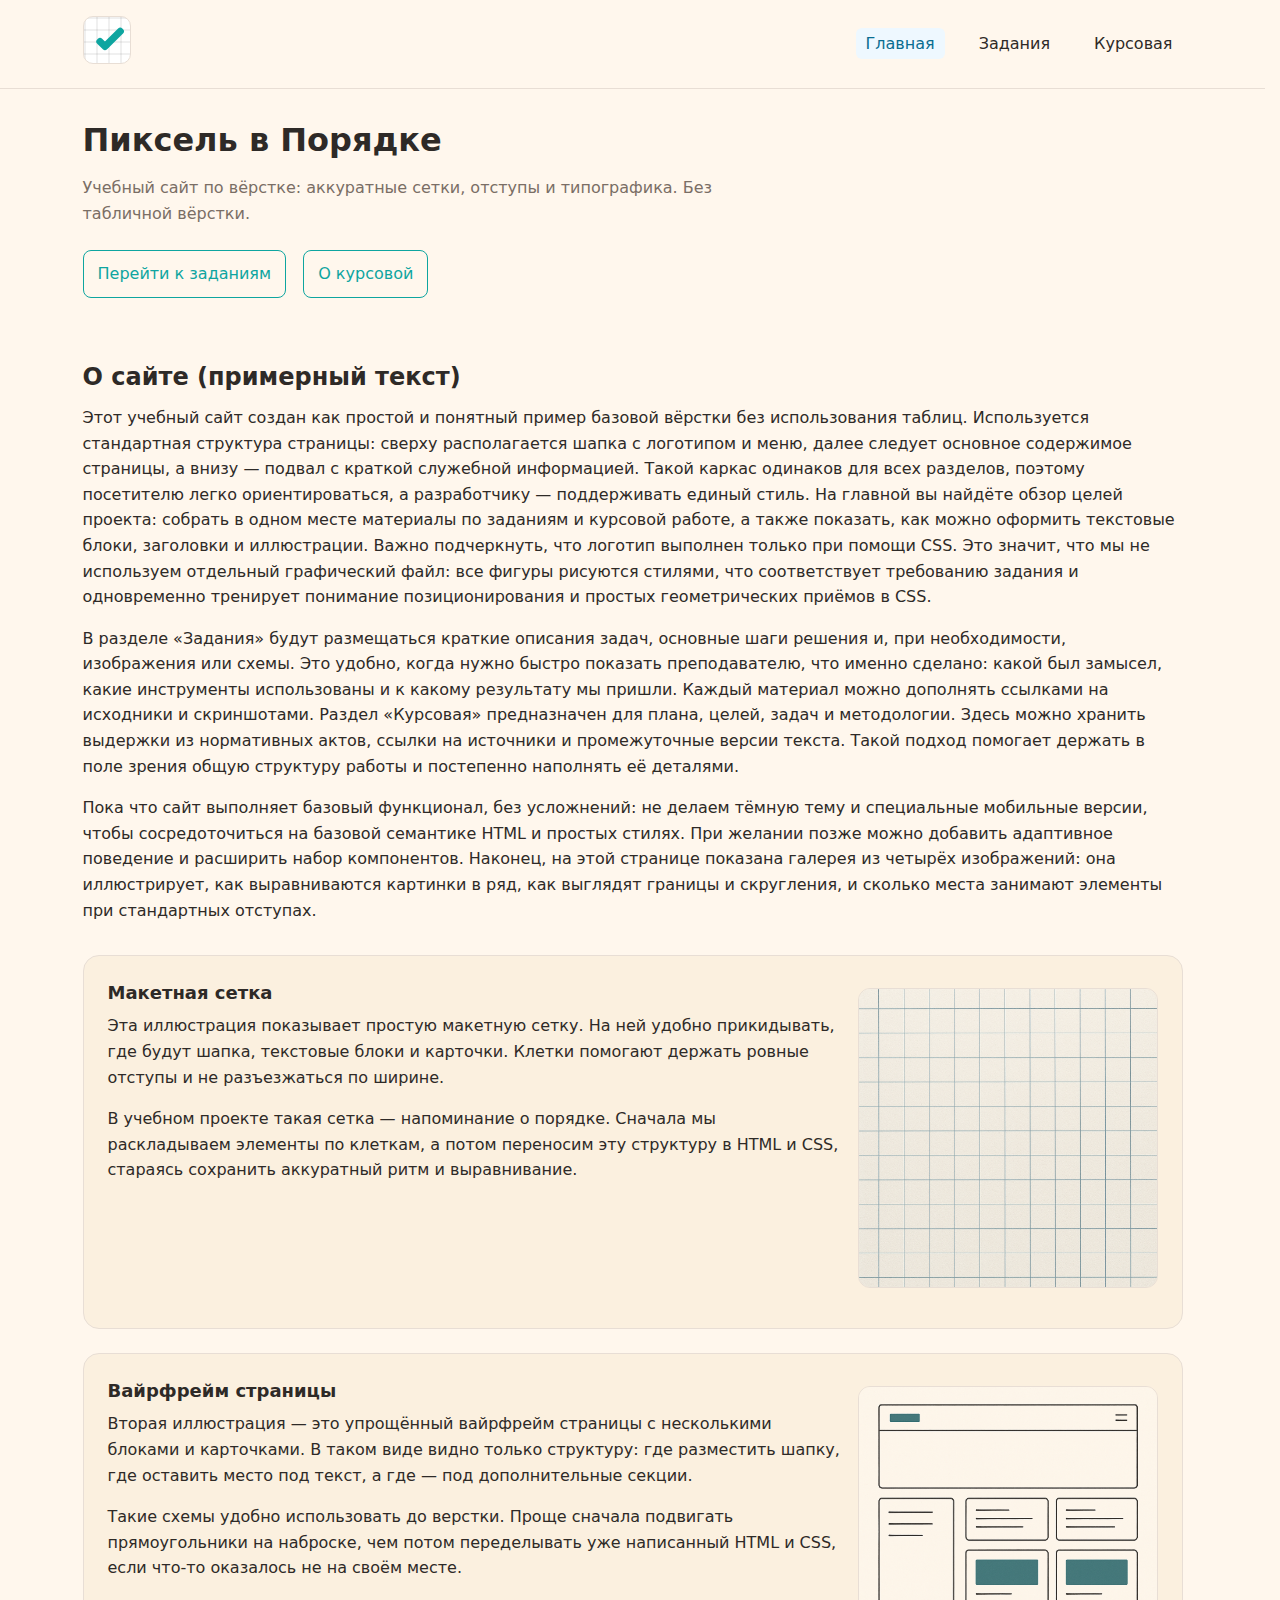
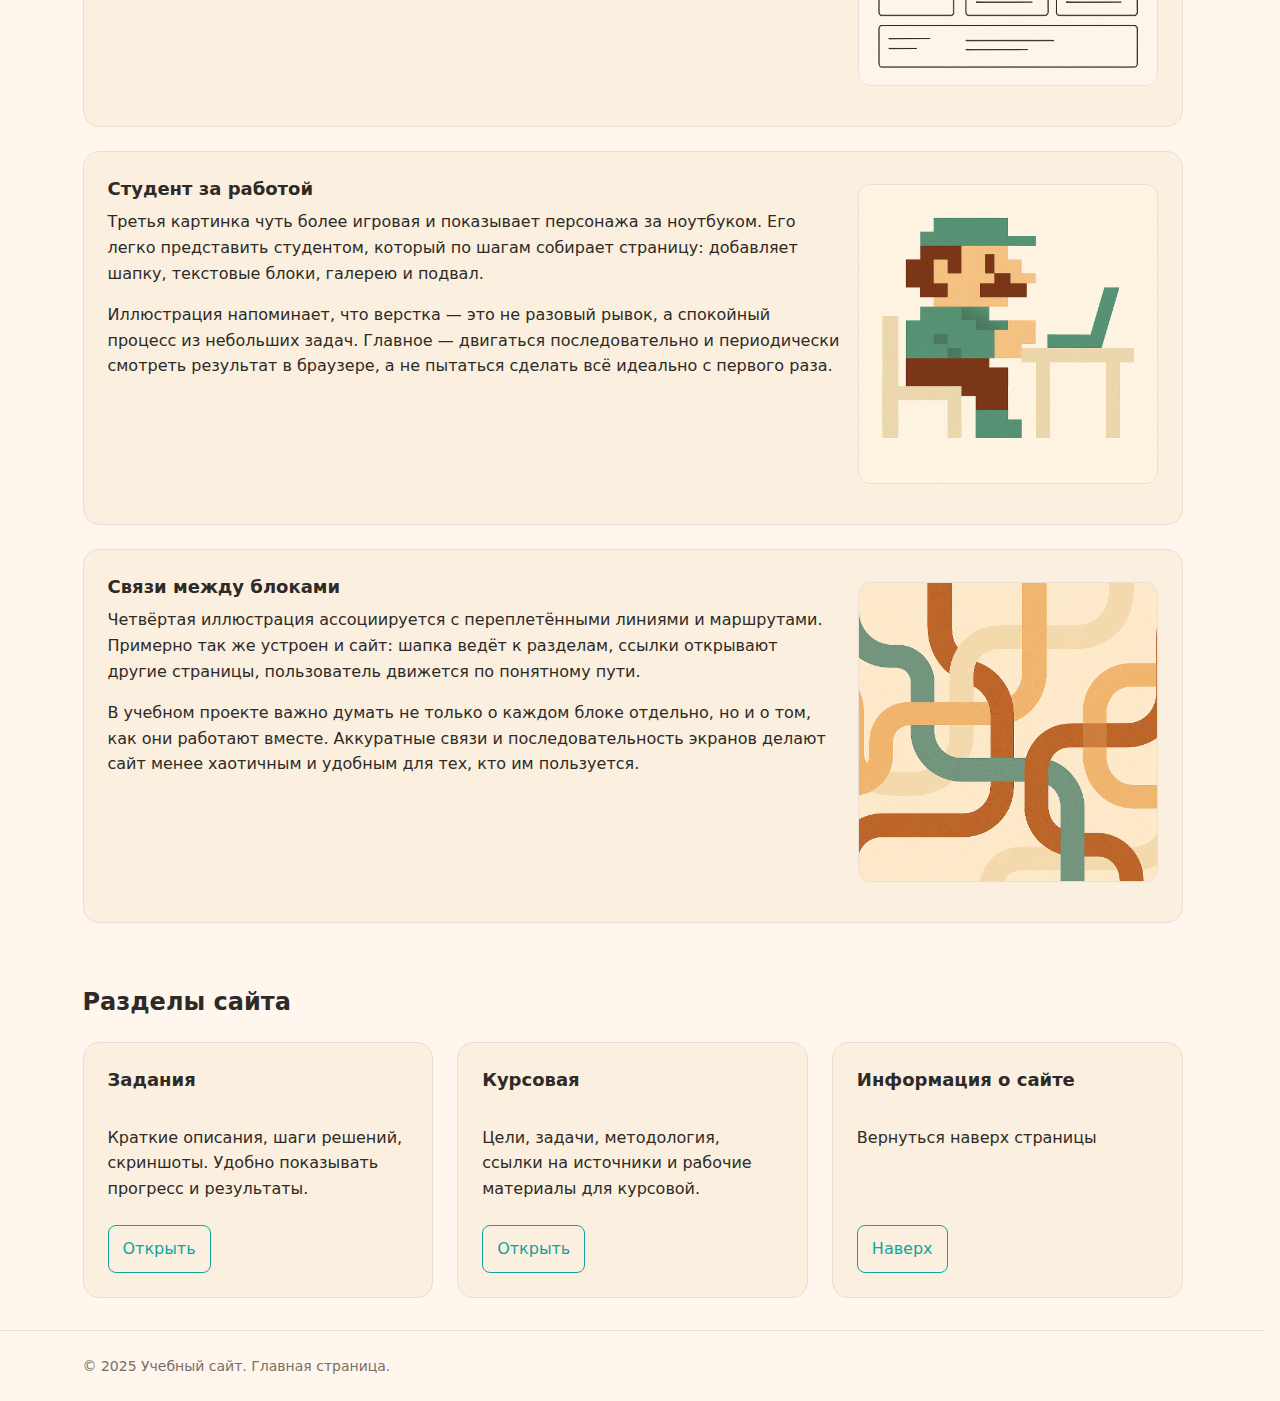
<file: index.html>
<!doctype html>
<html lang="ru">
<head>
  <meta charset="utf-8">
  <title>Пиксель в Порядке — учебный сайт по вёрстке</title>
  <!-- Адаптация под мобильные: ширина = ширине экрана, масштаб 1 -->
  <meta name="viewport" content="width=device-width, initial-scale=1"> 
  <!-- Краткое описание страницы для поисковиков -->
  <meta name="description" content="Учебный сайт: главная страница, задания и курсовая работа.">
  <!-- Подключаем базовые стили (сетка, контейнер, типографика) -->
  <link rel="stylesheet" href="base.css">
  <!-- Подключаем стили компонентов (кнопки, карточки, хедер и т.п.) -->
  <link rel="stylesheet" href="components.css">
</head>
<body>

<!-- Шапка сайта: логотип + меню -->
<header class="site-header">
  <!-- Контейнер для выравнивания по центру и ограничения ширины -->
  <div class="container site-header__bar">
     <!-- Ссылка на главную через логотип, логотип рисуется в CSS -->
    <a href="index.html" aria-label="На главную">
      <!-- Сам логотип, декоративный элемент -->
      <span class="logo" aria-hidden="true"></span></a>
      <!-- Основная навигация по сайту -->
    <nav aria-label="Главное меню">
      <ul class="nav__list">
        <!-- Активная страница. aria-current говорит, что это текущая -->
        <li><a class="nav__link" href="index.html" aria-current="page">Главная</a></li>
        <!-- Ссылка на раздел с заданиями -->
        <li><a class="nav__link" href="assignments_index.html">Задания</a></li>
        <!-- Ссылка на раздел с курсовой -->
        <li><a class="nav__link" href="coursework_index.html">Курсовая</a></li>
      </ul>
    </nav>
  </div>
</header>


<!-- Основное содержимое страницы -->
<main>
  <!-- Первый экран / герой-блок -->
  <section class="hero">
    <div class="container">
      <!-- Главный заголовок страницы -->
      <h1 class="hero__title">Пиксель в Порядке</h1>
      <!-- Краткое описание, что это за сайт -->
      <p class="hero__text">Учебный сайт по вёрстке: аккуратные сетки, отступы и типографика. Без табличной вёрстки.</p>
      <!-- Блок с кнопками -->
      <div class="mt-6">
        <!-- Кнопка-ссылка на задания -->
        <a class="btn" href="assignments_index.html">Перейти к заданиям</a>
        <!-- Вторая кнопка, чуть сдвинута влево инлайновым стилем -->
        <a class="btn" href="coursework_index.html" style="margin-left:12px;">О курсовой</a>
      </div>
    </div>
  </section>

  <!-- Секция с описанием сайта -->
  <section class="section">
    <div class="container">
      <!-- Заголовок секции второго уровня -->
      <h2>О сайте (примерный текст)</h2>
      <!-- Первый абзац с объяснением структуры сайта -->
      <p>
        Этот учебный сайт создан как простой и понятный пример базовой вёрстки без использования таблиц.
        Используется стандартная структура страницы: сверху располагается шапка с логотипом и меню, далее следует основное
        содержимое страницы, а внизу — подвал с краткой служебной информацией. Такой каркас одинаков для всех разделов, поэтому
        посетителю легко ориентироваться, а разработчику — поддерживать единый стиль. На главной вы найдёте обзор целей проекта:
        собрать в одном месте материалы по заданиям и курсовой работе, а также показать, как можно оформить текстовые блоки,
        заголовки и иллюстрации. Важно подчеркнуть, что логотип выполнен только при помощи CSS. Это значит, что мы не используем
        отдельный графический файл: все фигуры рисуются стилями, что соответствует требованию задания и одновременно тренирует
        понимание позиционирования и простых геометрических приёмов в CSS.
      </p>
      <!-- Второй абзац: про раздел "Задания" и "Курсовая" -->
      <p>
        В разделе «Задания» будут размещаться краткие описания задач, основные шаги решения и, при необходимости, изображения или
        схемы. Это удобно, когда нужно быстро показать преподавателю, что именно сделано: какой был замысел, какие инструменты
        использованы и к какому результату мы пришли. Каждый материал можно дополнять ссылками на исходники и скриншотами.
        Раздел «Курсовая» предназначен для плана, целей, задач и методологии. Здесь можно хранить выдержки из нормативных актов,
        ссылки на источники и промежуточные версии текста. Такой подход помогает держать в поле зрения общую структуру работы
        и постепенно наполнять её деталями.
      </p>
      <!-- Третий абзац: почему сайт пока без усложнений -->
      <p>
        Пока что сайт выполняет базовый функционал, без усложнений: не делаем тёмную тему и специальные мобильные версии, чтобы сосредоточиться
        на базовой семантике HTML и простых стилях. При желании позже можно добавить адаптивное поведение и расширить набор компонентов.
        Наконец, на этой странице показана галерея из четырёх изображений: она иллюстрирует, как выравниваются картинки в ряд,
        как выглядят границы и скругления, и сколько места занимают элементы при стандартных отступах. 
      </p>

    <!-- Блоки с картинками и текстом, где текст обтекает изображение -->
  <div class="gallery" aria-label="Примеры оформления и иллюстраций">

  <div class="gallery-block">
  <img class="illustration " src="images/img1.png" alt="Изображение 1 — макетная сетка">
  <h3 class="gallery-title">Макетная сетка</h3>
  <p>Эта иллюстрация показывает простую макетную сетку. На ней удобно прикидывать, где будут шапка, текстовые блоки и карточки. Клетки помогают держать ровные отступы и не разъезжаться по ширине.</p>
  <p>В учебном проекте такая сетка — напоминание о порядке. Сначала мы раскладываем элементы по клеткам, а потом переносим эту структуру в HTML и CSS, стараясь сохранить аккуратный ритм и выравнивание.</p>
  </div>


  <div class="gallery-block">
  <img class="illustration " src="images/img2.png" alt="Изображение 2 — вайрфрейм карточек">
  <h3 class="gallery-title">Вайрфрейм страницы</h3>
  <p>Вторая иллюстрация — это упрощённый вайрфрейм страницы с несколькими блоками и карточками. В таком виде видно только структуру: где разместить шапку, где оставить место под текст, а где — под дополнительные секции.</p>
  <p>Такие схемы удобно использовать до верстки. Проще сначала подвигать прямоугольники на наброске, чем потом переделывать уже написанный HTML и CSS, если что-то оказалось не на своём месте.</p>
  </div>

<div class="gallery-block">
  <img class="illustration " src="images/img3.png" alt="Изображение 3 — марио за работой">
  <h3 class="gallery-title">Студент за работой</h3>
  <p>Третья картинка чуть более игровая и показывает персонажа за ноутбуком. Его легко представить студентом, который по шагам собирает страницу: добавляет шапку, текстовые блоки, галерею и подвал.</p>
  <p>Иллюстрация напоминает, что верстка — это не разовый рывок, а спокойный процесс из небольших задач. Главное — двигаться последовательно и периодически смотреть результат в браузере, а не пытаться сделать всё идеально с первого раза.</p>
</div>

<div class="gallery-block">
  <img class="illustration " src="images/img4.png" alt="Изображение 4 — рабочее место">
  <h3 class="gallery-title">Связи между блоками</h3>
  <p>Четвёртая иллюстрация ассоциируется с переплетёнными линиями и маршрутами. Примерно так же устроен и сайт: шапка ведёт к разделам, ссылки открывают другие страницы, пользователь движется по понятному пути.</p>
  <p>В учебном проекте важно думать не только о каждом блоке отдельно, но и о том, как они работают вместе. Аккуратные связи и последовательность экранов делают сайт менее хаотичным и удобным для тех, кто им пользуется.</p>
</div>


</div>


    </div>
  </section>

  <!-- Секция с карточками: показывает основные разделы сайта -->
  <section class="section">
    <div class="container">
      <h2>Разделы сайта</h2>
      <!-- Ряд карточек, в CSS -->
      <div class="row mt-6">
        <!-- Карточка 1 -->
        <div class="card">
          <h3>Задания</h3>
          <p class="mt-6">Краткие описания, шаги решений, скриншоты. Удобно показывать прогресс и результаты.</p>
          <p class="mt-6"><a class="btn" href="assignments_index.html">Открыть</a></p>
        </div>
        <!-- Карточка 2 -->
        <div class="card">
          <h3>Курсовая</h3>
          <p class="mt-6">Цели, задачи, методология, ссылки на источники и рабочие материалы для курсовой.</p>
          <p class="mt-6"><a class="btn" href="coursework_index.html">Открыть</a></p>
        </div>
        <!-- Карточка 3 -->
        <div class="card">
          <h3>Информация о сайте</h3>
          <p class="mt-6">Вернуться наверх страницы</p>
          <!-- Ссылка-якорь. -->
          <p class="mt-6"><a class="btn" href="#top">Наверх</a></p>
        </div>
      </div>
    </div>
  </section>
</main>

<!-- Подвал сайта: служебная информация -->
<footer class="site-footer">
  <div class="container">
    © 2025 Учебный сайт. Главная страница.
  </div>
</footer>

</body>
</html>
</file>
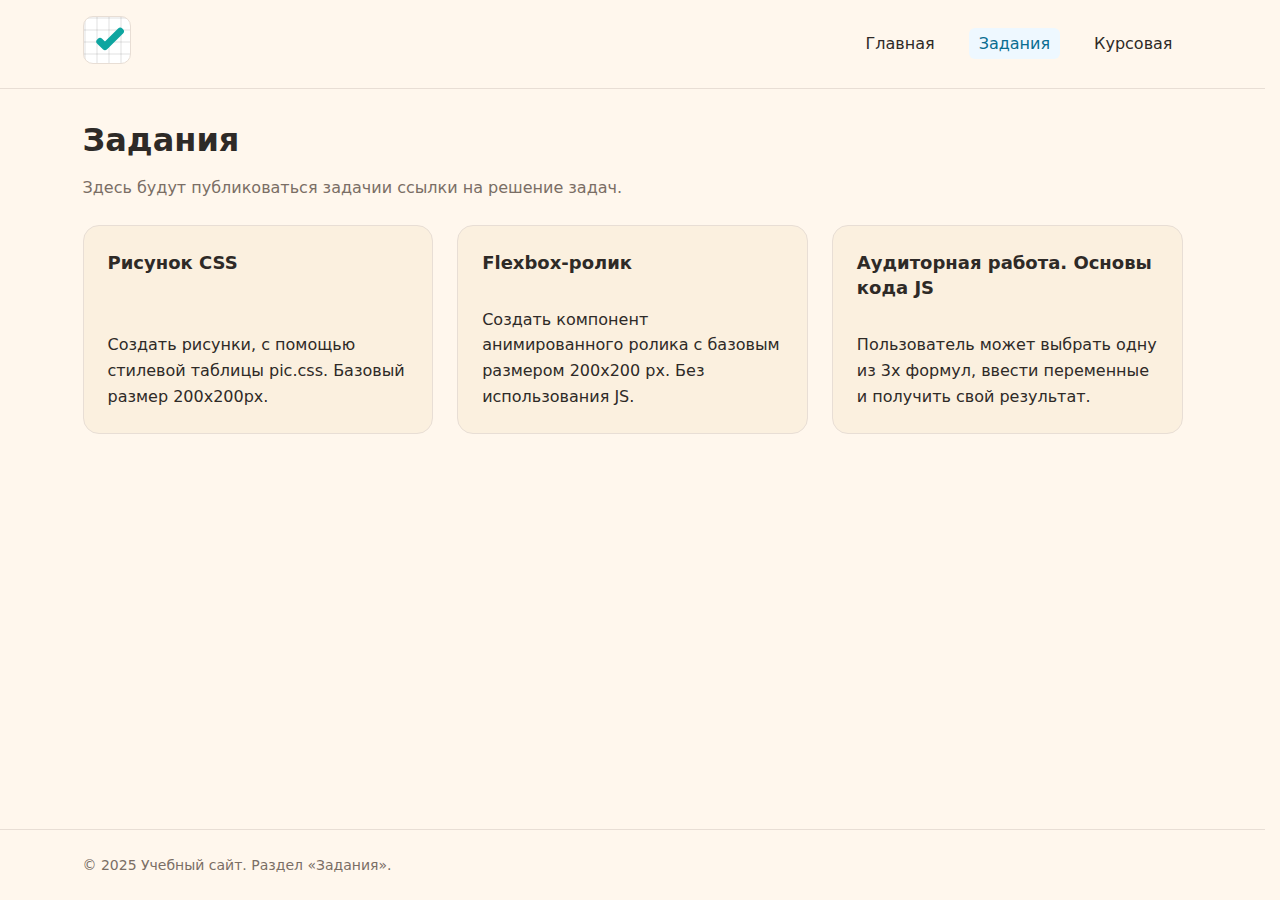
<file: assignments_index.html>
<!doctype html>
<html lang="ru">
<head>
  <meta charset="utf-8">
  <title>Пиксель в Порядке — Задания</title>
  <!-- Мобильная вёрстка: ширина равна ширине экрана, масштаб 1 -->
  <meta name="viewport" content="width=device-width, initial-scale=1">
  <!-- Короткое описание раздела для сниппетов поисковиков -->
  <meta name="description" content="Раздел с учебными заданиями.">
  <!-- База стилей (сбросы, контейнер, типографика и т.п.) -->
  <link rel="stylesheet" href="base.css">
  <!-- Компонентные стили (карточки, кнопки, хедер и пр.) -->
  <link rel="stylesheet" href="components.css">
</head>
<body>

  <!-- Шапка сайта: логотип + главное меню -->
<header class="site-header">
  <div class="container site-header__bar">
    <!-- Лого-ссылка на главную. Сам лого. -->
    <a href="index.html" aria-label="На главную"><span class="logo" aria-hidden="true"></span></a>
    
    <!-- Основная навигация по разделам сайта -->
    <nav aria-label="Главное меню">
      <ul class="nav__list">
        <!-- Пункт меню на главную -->
        <li><a class="nav__link" href="index.html">Главная</a></li>
        <!-- Текущая страница помечена aria-current -->
        <li><a class="nav__link" href="assignments_index.html" aria-current="page">Задания</a></li>
        <!-- Ссылка на «Курсовая» -->
        <li><a class="nav__link" href="coursework_index.html">Курсовая</a></li>
      </ul>
    </nav>
  </div>
</header>

<!-- Основной контент раздела -->
<main>
  <!-- Секция со списком заданий -->
  <section class="section">
    <div class="container">
       <!-- Главный заголовок раздела -->
      <h1>Задания</h1>
       <!-- Вводный подзаголовок/пояснение. text-muted — с «приглушить» текст -->
      <p class="text-muted">Здесь будут публиковаться задачии ссылки на решение задач.</p>

      <!-- Сетка карточек заданий; mt-6 — отступ сверху -->
      <div class="row mt-6">

        <!-- Карточка-задание как кликабельная ссылка целиком -->
         <!-- Первая карточка -->
        <a class="card card--soft" href="work/work1/work1.html">
          <!-- Заголовок карточки -->
          <h3>Рисунок CSS</h3>
          <!-- Короткое описание задания -->
          <p class="mt-6">Создать рисунки, с помощью стилевой таблицы pic.css. Базовый размер 200х200px.</p>
        </a>

        <!-- Вторая карточка -->
        <a class="card" href="work/work2/work2.html">
          <h3>Flexbox-ролик</h3>
          <p class="mt-6">Создать компонент анимированного ролика с базовым размером 200х200 px. Без использования JS.</p>
        </a>

        <!-- Третья карточка -->
        <a class="card card--sand" href="work/work3/work3.html">
          <h3>Аудиторная работа. Основы кода JS</h3>
          <p class="mt-6">Пользователь может выбрать одну  из 3х формул, ввести переменные и получить свой результат.</p>
        </a>
</div>

    </div>
  </section>
</main>

<!-- Подвал: служебная подпись -->
<footer class="site-footer">
  <div class="container">
    © 2025 Учебный сайт. Раздел «Задания».
  </div>
</footer>

</body>
</html>
</file>
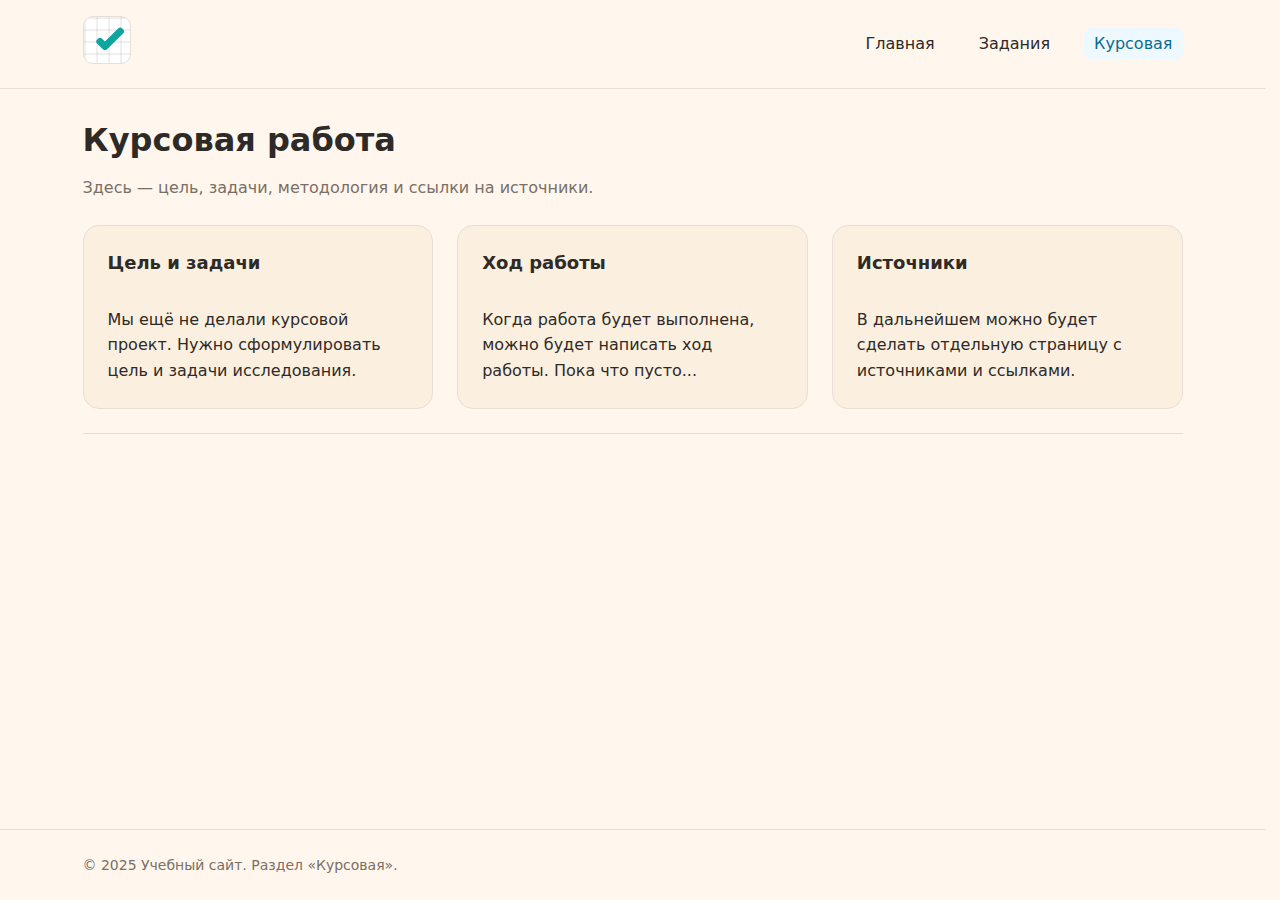
<file: coursework_index.html>
<!doctype html>
<html lang="ru">
<head>
  <meta charset="utf-8">
  <title>Пиксель в Порядке — Курсовая</title>
  <!-- Базовая настройка для корректного отображения на мобильных устройствах -->
  <meta name="viewport" content="width=device-width, initial-scale=1">
  <!-- Краткое описание раздела для поисковиков -->
  <meta name="description" content="Материалы по курсовой работе.">
  <!-- Базовые стили (сбросы, контейнер, типографика и т.д.) -->
  <link rel="stylesheet" href="base.css">
  <!-- Стили компонентов (карточки, кнопки, шапка, подвал и т.п.) -->
  <link rel="stylesheet" href="components.css">
</head>
<body>

  <!-- Шапка сайта: логотип + меню -->
<header class="site-header">
  <!-- Контейнер для выравнивания по центру и ограничения ширины -->
  <div class="container site-header__bar">
     <!-- Ссылка на главную через логотип, логотип рисуется в CSS -->
    <a href="index.html" aria-label="На главную">
      <!-- Сам логотип, декоративный элемент -->
      <span class="logo" aria-hidden="true"></span></a>
      <!-- Основная навигация по сайту -->
    <nav aria-label="Главное меню">
      <ul class="nav__list">
        <!-- Пункт меню "Главная" -->
        <li><a class="nav__link" href="index.html">Главная</a></li>
        <!-- Пункт меню "Задания" -->
        <li><a class="nav__link" href="assignments_index.html">Задания</a></li>
        <!-- Текущий раздел "Курсовая" с aria-current -->
        <li><a class="nav__link" href="coursework_index.html" aria-current="page">Курсовая</a></li>
      </ul>
    </nav>
  </div>
</header>

<!-- Основное содержимое страницы -->
<main>
  <!-- Одна основная секция для курсовой работы -->
  <section class="section">
    <div class="container">
      <!-- Заголовок раздела на этой странице -->
      <h1>Курсовая работа</h1>
      <!-- Краткое пояснение, приглушённый текст через text-muted -->
      <p class="text-muted">Здесь — цель, задачи, методология и ссылки на источники.</p>

      <!-- Ряд из трёх карточек: основные блоки информации -->
      <div class="row mt-6">
        <!-- Карточка с целями и задачами -->
        <div class="card">
          <h3>Цель и задачи</h3>
          <p class="mt-6">Мы ещё не делали курсовой проект. Нужно сформулировать цель и задачи исследования.</p>
        </div>

        <!-- Карточка "Ход работы" -->
        <div class="card">
          <h3>Ход работы</h3>
          <p class="mt-6">Когда работа будет выполнена, можно будет написать ход работы. Пока что пусто...</p>
        </div>

        <!-- Карточка "Источники" -->
        <div class="card">
          <h3>Источники</h3>
          <p class="mt-6">В дальнейшем можно будет сделать отдельную страницу с источниками и ссылками.</p>
        </div>
      </div>

      <!-- Горизонтальная линия для визуального разделения контента -->
      <hr>

    
    </div>
  </section>
</main>

<!-- Подвал сайта -->
<footer class="site-footer">
  <div class="container">
    © 2025 Учебный сайт. Раздел «Курсовая».
  </div>
</footer>

</body>
</html>
</file>
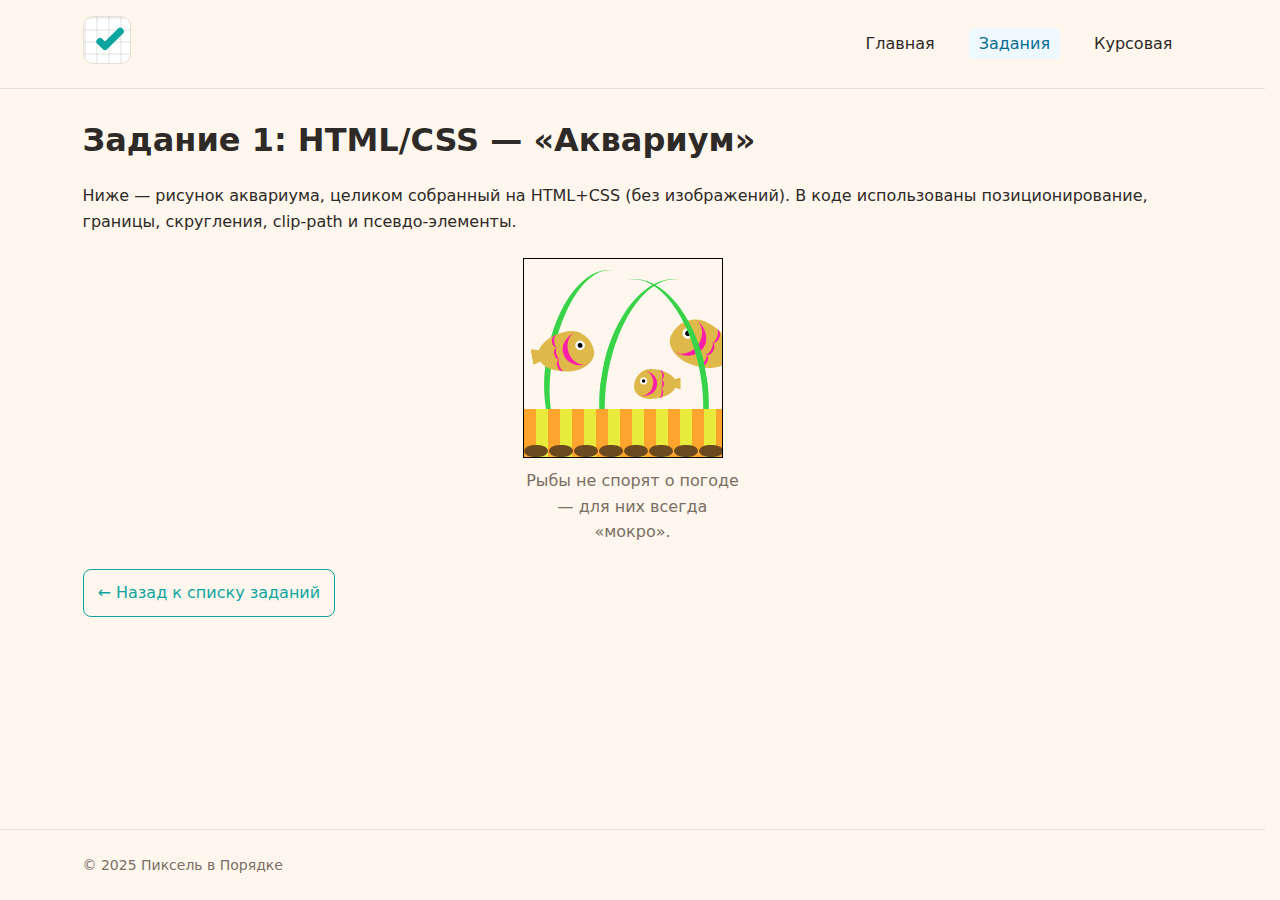
<file: work/work1/work1.html>
<!doctype html>
<html lang="ru">
<head>
  <meta charset="utf-8">
  <title>Пиксель в Порядке — Задание 1 (HTML/CSS)</title>
  <meta name="viewport" content="width=device-width, initial-scale=1">

  <!-- стили проекта (лежат в корне) -->
  <link rel="stylesheet" href="../../base.css">
  <link rel="stylesheet" href="../../components.css">

  <!-- стили задания №1 (лежат рядом) -->
  <link rel="stylesheet" href="pic.css">

  <style>
    /* локальное: центрируем демо */
    .demo-figure { width: 220px; margin: var(--space-6) auto; }
    .demo-figure figcaption { text-align: center; color: var(--muted); margin-top: 10px; }
  </style>
</head>
<body>
<header class="site-header">
  <div class="container site-header__bar">
    <!-- из work/work1 → на главную -->
    <a href="../../index.html" aria-label="На главную"><span class="logo" aria-hidden="true"></span></a>
    <nav aria-label="Главное меню">
      <ul class="nav__list">
        <li><a class="nav__link" href="../../index.html">Главная</a></li>
        <li><a class="nav__link" href="../../assignments_index.html" aria-current="page">Задания</a></li>
        <li><a class="nav__link" href="../../coursework_index.html">Курсовая</a></li>
      </ul>
    </nav>
  </div>
</header>

<main>
  <section class="section">
    <div class="container">
      <h1>Задание 1: HTML/CSS — «Аквариум»</h1>
      <p class="mt-6">
        Ниже — рисунок аквариума, целиком собранный на HTML+CSS (без изображений).
        В коде использованы позиционирование, границы, скругления, clip-path и псевдо-элементы.
      </p>

      <figure class="demo-figure">
        <div id="aquarium">
          <div id="plant_left"></div>
          <div id="plant_center"></div>
          <div id="plant_right"></div>

          <div id="fish_left">
            <div id="fish_left_body"></div>
            <div id="fish_left_tail"></div>
            <div id="fish_left_eye"></div>
            <div id="fish_left_pupil"></div>
            <div id="fish_left_pattern1"></div>
            <div id="fish_left_pattern2"></div>
            <div id="fish_left_pattern3"></div>
            <div id="fish_left_pattern4"></div>
          </div>

          <div id="fish_right">
            <div id="fish_right_body"></div>
            <div id="fish_right_tail"></div>
            <div id="fish_right_eye"></div>
            <div id="fish_right_pupil"></div>
            <div id="fish_right_pattern1"></div>
            <div id="fish_right_pattern2"></div>
            <div id="fish_right_pattern3"></div>
            <div id="fish_right_pattern4"></div>
          </div>

          <div id="fish_small">
            <div id="fish_small_body"></div>
            <div id="fish_small_tail"></div>
            <div id="fish_small_eye"></div>
            <div id="fish_small_pupil"></div>
            <div id="fish_small_pattern1"></div>
            <div id="fish_small_pattern2"></div>
            <div id="fish_small_pattern3"></div>
            <div id="fish_small_pattern4"></div>
          </div>

          <div id="seabed">
            <div id="sand"></div>
            <div id="pebbles"></div>
          </div>
        </div>
        <figcaption>Рыбы не спорят о погоде — для них всегда «мокро».</figcaption>
      </figure>

      <p class="mt-6">
        <a class="btn" href="../../assignments_index.html">← Назад к списку заданий</a>
      </p>
    </div>
  </section>
</main>

<footer class="site-footer">
  <div class="container">© 2025 Пиксель в Порядке</div>
</footer>
</body>
</html>
</file>
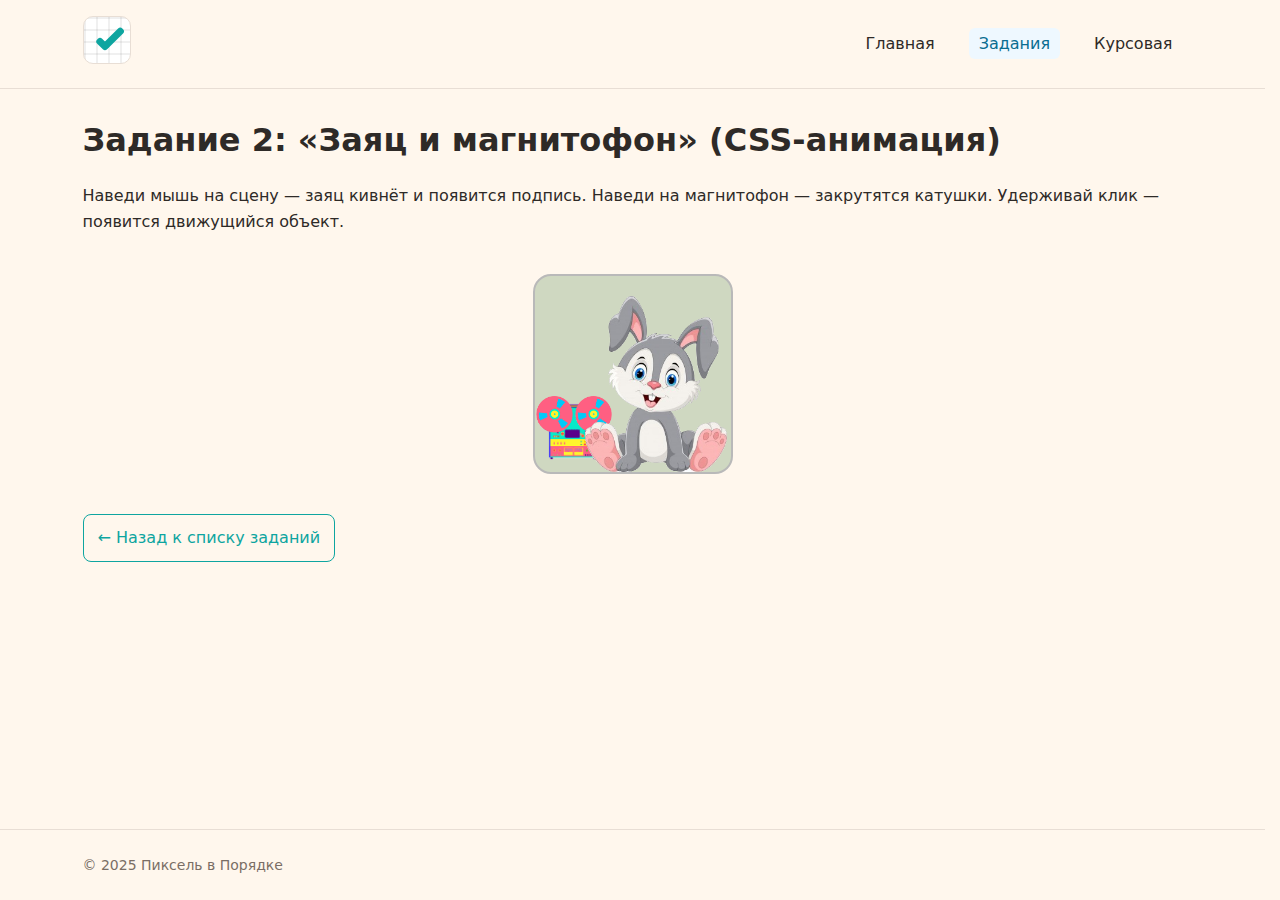
<file: work/work2/work2.html>
<!doctype html>
<html lang="ru">
<head>
  <meta charset="utf-8" />
  <meta name="viewport" content="width=device-width, initial-scale=1" />
  <title>Пиксель в Порядке — Задание 2 (Заяц и магнитофон)</title>

  <!-- общие стили проекта из корня -->
  <link rel="stylesheet" href="../../base.css">
  <link rel="stylesheet" href="../../components.css">

  <!-- стили задания (лежат рядом) -->
  <link rel="stylesheet" href="pic2.css">

  <!-- маленькие правки под общий стиль сайта -->
  <style>
    /* если случайно не уберёшь фон из pic2.css — принудительно вернём палитру сайта */
    html, body { background: var(--bg); color: var(--text); }

    /* чуть компактнее отступы вокруг демо */
    .wrap { margin-top: var(--space-6); }
    .hint { color: var(--muted); max-width: 680px; margin: 0 auto; }
  </style>
</head>
<body>
<header class="site-header">
  <div class="container site-header__bar">
    <a href="../../index.html" aria-label="На главную"><span class="logo" aria-hidden="true"></span></a>
    <nav aria-label="Главное меню">
      <ul class="nav__list">
        <li><a class="nav__link" href="../../index.html">Главная</a></li>
        <li><a class="nav__link" href="../../assignments_index.html" aria-current="page">Задания</a></li>
        <li><a class="nav__link" href="../../coursework_index.html">Курсовая</a></li>
      </ul>
    </nav>
  </div>
</header>

<main>
  <section class="section">
    <div class="container">
      <h1>Задание 2: «Заяц и магнитофон» (CSS-анимация)</h1>
      <p class="mt-6">Наведи мышь на сцену — заяц кивнёт и появится подпись. Наведи на магнитофон — закрутятся катушки. Удерживай клик — появится движущийся объект.</p>

      <!-- ДЕМО -->
      <div class="wrap">
        <figure class="scene" aria-label="Заяц и магнитофон" tabindex="0">
          <!-- хит-зона магнитофона -->
          <div class="deck" aria-hidden="true"></div>

          <!-- подписи -->
          <figcaption class="label active">Ура! Играет!</figcaption>
          <figcaption class="label hover">что-то новенькое</figcaption>

          <!-- корпус и катушки -->
          <img class="layer mag" src="mag2.png" alt="Магнитофон">
          <img class="layer reel left"  src="mag1.png" alt="Катушка левая">
          <img class="layer reel right" src="mag1.png" alt="Катушка правая">

          <!-- заяц -->
          <img class="layer bunny-body" src="rabbit1.png" alt="Тело зайца">
          <img class="layer head main"   src="rabbit2.png" alt="Голова зайца">
          <img class="layer head alt"    src="rabbit3.png" alt="Голова зайца — эмоция">

          <!-- объект по «восьмёрке» при зажатии -->
          <div class="dot" aria-hidden="true"></div>
        </figure>
      </div>

      <p class="mt-6"><a class="btn" href="../../assignments_index.html">← Назад к списку заданий</a></p>
    </div>
  </section>
</main>

<footer class="site-footer">
  <div class="container">© 2025 Пиксель в Порядке</div>
</footer>
</body>
</html>
</file>
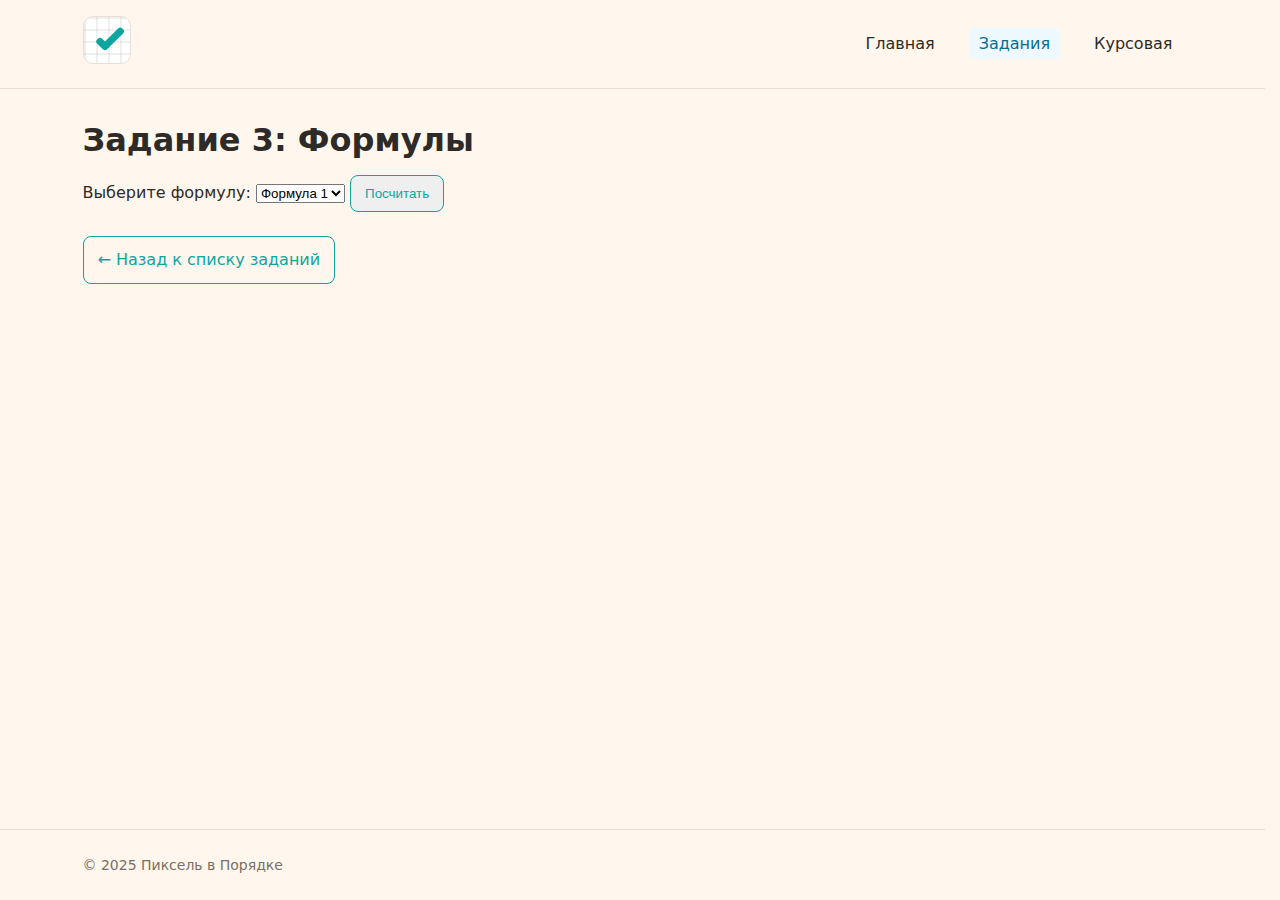
<file: work/work3/work3.html>
<!doctype html>
<html lang="ru">
<head>
  <meta charset="utf-8" />
  <meta name="viewport" content="width=device-width, initial-scale=1" />
  <title>Пиксель в Порядке — Задание 3 (Формулы)</title>

  <!-- общие стили проекта из корня -->
  <link rel="stylesheet" href="../../base.css">
  <link rel="stylesheet" href="../../components.css">

  <!-- Локальные стили: НИКАКОГО FLEX и НИКАКОГО растягивания изображений -->
  <style>
    /* никаких flex и растягиваний — это наш отдельный дизайн результата */
#work3 #results .result-card{
  display: block !important;                /* гасим глобальный flex */
  border: 1px solid var(--card-border);
  background:var(--card-soft, #f7efe3);
  padding: 12px;
  margin: 12px 0;
  border-radius: 16px;
}

/* картинкам запрещаем width:100% из глобальных стилей */
#work3 #results .result-card img{
  width: auto !important;
  max-width: none !important;
  height: auto;
  display: inline-block;
  vertical-align: middle;
}

/* формула слева фиксированного размера */
#work3 #results .result-card img.formula{ height: 54px; }

/* текст результата — на одной строке справа от формулы */
#work3 #results .result-card p{
  display: inline-block;
  margin: 0 0 0 12px;
  vertical-align: middle;
  font-size: 1.125rem;
}

/* смайлик — ниже отдельной строкой и маленький */
#work3 #results .result-card img.smile{
  display: block;     /* перенос на новую строку */
  height: 32px;       /* при желании */
  margin-top: 8px;
}

/* финальная карточка */
#work3 #results .result-end{
  border-style: dashed;
  font-weight: 600;
  text-align: center;
}

  </style>
</head>
<body id="work3">

<header class="site-header">
  <div class="container site-header__bar">
    <a href="../../index.html" aria-label="На главную"><span class="logo" aria-hidden="true"></span></a>
    <nav aria-label="Главное меню">
      <ul class="nav__list">
        <li><a class="nav__link" href="../../index.html">Главная</a></li>
        <li><a class="nav__link" href="../../assignments_index.html" aria-current="page">Задания</a></li>
        <li><a class="nav__link" href="../../coursework_index.html">Курсовая</a></li>
      </ul>
    </nav>
  </div>
</header>

<main>
  <section class="section">
    <div class="container">
      <h1>Задание 3: Формулы</h1>

      <div class="controls">
        <label for="formula">Выберите формулу:</label>
        <select id="formula">
          <option value="1">Формула 1</option>
          <option value="2">Формула 2</option>
          <option value="3">Формула 3</option>
        </select>
        <button id="go" class="btn" disabled>Посчитать</button>
      </div>

      <div id="results"></div>

      <p class="mt-6"><a class="btn" href="../../assignments_index.html">← Назад к списку заданий</a></p>
    </div>
  </section>
</main>

<footer class="site-footer">
  <div class="container">© 2025 Пиксель в Порядке</div>
</footer>

<!-- логика рядом с этим файлом -->
<script src="script.js" defer></script>
</body>
</html>
</file>
<file: base.css>
/* base.css */

/* Сброс стандартных настроек, чтобы поом задать свои */
*, *::before, *::after { box-sizing: border-box; }
html, body, h1, h2, h3, p, ul, ol, li, figure { margin: 0; padding: 0; } /* Сбрасываем (обнуляем) стандартные внешние (margin) и внутренние (padding) отступы у базовых тегов. */
img { max-width: 100%; height: auto; display: block; } /* Картинка не шире контейнера, сохраняем пропорции картинки при изменении ширины, занимает весь контейнер*/
a { color: inherit; text-decoration: none; } /* Cсылка наследует цвет родителя, убирает стандартное подчёркивание.*/

/* Базовые переменные и отступы */
:root{
  /* Основные цвета проекта */
  --bg:#FFF7ED; /* бежевый фон страницы (основной фон сайта) */
  --text:#2E2A27; /* тёмно-коричневый текст — основной цвет шрифта */
  --muted:#7A6E65; /* приглушённый серо-коричневый текст (второстепенный, пояснения) */
  --primary:#0EA5A0; /* изумрудно-бирюзовый акцент (цвет логотипа, ссылок, кнопок) */
  --surface:#FFFFFF; /* чисто белый цвет — для карточек, блоков поверх фона */
  --border:#E8DED5; /* светлая бежевая граница (разделители, рамки) */

  /* мягкая заливка карточек под бежевый фон */
--card:        #FBF0DF; /* мягкий песочный фон карточки (чуть темнее основного фона) */
--card-border: #E8DED5; /* та же граница, что и у сайта */

/* Размеры и отступы */
  --container: 1100px; /* Vаксимальной ширины для центрального блока. Весь контент не шире*/

  /* Базовые отступы отступы */
  --space-2: 8px;
  --space-3: 12px;
  --space-4: 16px;
  --space-6: 24px;
  --space-8: 32px;
}

/* Типографика */
body {
  font-family: system-ui, -apple-system, "Segoe UI", Roboto, Arial, sans-serif; /*По базе берём системный шрифт и дальше вниз по приоритетам */
  font-size: 16px; /* Базовый размер текста на сайте*/
  line-height: 1.6; /* межстрочный интервал */
  color: var(--text);  /* цвет всего текста на сайте — берём из переменной */
  background: var(--bg); /* общий фон страницы — тоже из переменной */
}
/* Заголовок первого уровня — самый крупный, для названий страниц («Задания», «Курсовая» и т.д.) */
h1 { font-size: 32px; line-height: 1.2; margin-bottom: var(--space-4); } /* берём нижний отступ из переменной space-4, чтобы текст, который идёт ниже не прилипал */

/* Подзаголовок — для блоков внутри страницы («Цель», «Ход работы» и т.п.) */
h2 { font-size: 24px; line-height: 1.3; margin-bottom: var(--space-3); }

/* Подподзаголовок — заголовок карточки, маленького блока, подпункта */
h3 { font-size: 18px; line-height: 1.4; margin-bottom: var(--space-2); }

/* Правило для абзацев: если один <p> идёт сразу после другого <p>, то между ними поставим отступ.
   Это даёт красивый вертикальный ритм для длинного текста, не заставляя в HTML писать <br> или классы. */
p + p { margin-top: var(--space-4); } /* 16px между абзацами */

/* Контейнер/секции */
.container { width: min(100% - 32px, var(--container)); margin: 0 auto; } /*Отступы для окна по 16 c каждой стороны, максимальная ширина контента и выравнивание по центру*/
.section { padding: var(--space-8) 0; } /* вертикальные отступы для разных секций */

/* Утилиты отступов и текста */
.mt-6 { margin-top: var(--space-6); } /* верхний внешний отступ 24px */
.mb-6 { margin-bottom: var(--space-6); } /* нижний внешний отступ 24px */
.text-muted { color: var(--muted); } /* приглушённый цвет текста — для описаний, подпунктов, второстепенных надписей */

/* Для бирюзовых кнопок */
.btn { 
  display: inline-block; /* делаем ссылку/кнопку блочно-строчной, чтобы можно было задать ей паддинги и она вела себя как кнопка */
  padding: 10px 14px; border-radius: 8px; /*внутренние отступы: 10px по вертикали, 14px по горизонтали, скругляем углы */
  border: 1px solid var(--primary); color: var(--primary); /* рисуем рамку и текст в нашем акцентном цвете (бирюзовый) */
}

.btn:hover { background: #f0faff; } /* состояние при наведении
   просто лёгкая подсветка, без смещения и без роста —
   чтобы не ломать высоту */

/* Горизонтальная линия */
hr {border: 0;                            /* убираем стандартный стиль линии браузера */
  border-top: 1px solid var(--border);  /* рисуем свою тонкую линию в цвете границ сайта */
  margin: var(--space-6) 0;             /* отступ сверху и снизу по 24px, слева/справа 0 */
}

/* Держим место под полосу прокрутки всегда — убираем «скачок» макета */
html { scrollbar-gutter: stable; }

/* Фолбэк для браузеров без поддержки scrollbar-gutter */
@supports not (scrollbar-gutter: stable) { /* Оставляем место для полоски прокрутки заранее*/
  html { overflow-y: scroll; }
}

/* Sticky footer для коротких страниц */
html, body { height: 100%; }              /* корректная база для 100vh */
body{
  min-height: 100vh;                      /* высота минимум = высоте окна */
  display: flex;
  flex-direction: column;                 /* шапка → контент → футер по вертикали */
}
main{ flex: 1; }                          /* тянем основной контент, футер вниз */
.site-header, .site-footer{ flex-shrink: 0; } /* не даём им сжиматься */

/* Адаптив: экраны до ~768px (планшеты и телефоны) */
@media (max-width: 768px) {

  /* Чуть уменьшаем заголовки, чтобы не орали на весь экран */
  h1 {
    font-size: 26px;
  }

  h2 {
    font-size: 20px;
  }

  h3 {
    font-size: 17px;
  }

  /* Герой-блок становится чуть компактнее */
  .hero {
    padding: var(--space-6) 0;
  }

  .hero__text {
    max-width: 100%; /* текст во всю ширину контейнера */
  }

  /* Кнопки в hero одна под другой, на всю ширину */
  .hero .btn {
    display: block;
    width: 100%;
    text-align: center;
  }

  .hero .btn + .btn {
    margin-left: 0 !important;      /* перебиваем inline-style 12px */
    margin-top: var(--space-3);     /* промежуток между кнопками по вертикали */
  }
}
</file>
<file: components.css>
/* components.css */

/* Шапка сайта: тонкая линия снизу + фоновый цвет как у страницы */
.site-header { border-bottom: 1px solid var(--border); background: var(--bg); }

/* Внутренний бар шапки (логотип + меню) — располагаем в одну линию */
.site-header__bar {
  display: flex;                      /* раскидываем элементы по горизонтали */
  align-items: center;                /* выравниваем по вертикали по центру */
  justify-content: space-between;     /* логотип слева, меню справа */
  padding: var(--space-4) 0;          /* вертикальные отступы шапки (16px сверху и снизу) */
}

/* Горизонтальное меню */
.nav__list { 
  list-style: none;                   /* убираем кружочки у списка */
  display: flex;                      /* элементы меню в строку */
  gap: var(--space-6);                /* расстояние между пунктами меню (24px) */
 }

 
/* Ссылка в меню: добавляем небольшую "кнопочность" */
.nav__link { 
  padding: 6px 10px;                  /* внутренние отступы, чтобы по ссылке было удобно кликать */
  border-radius: 6px;                 /* скругляем, чтобы при :hover фон выглядел аккуратно */
 }

 /* При наведении — светлый фон, но без лишней рамки */
.nav__link:hover { background: #f7f7f7; }

/* Активный пункт меню (мы помечаем его в HTML через aria-current="page") */
.nav__link[aria-current="page"] {
   background: #eef8ff;                /* светлый голубой фон для активного */
  color: #096d91;                     /* более тёмный цвет текста */ 
  }

  /* Базовый логотип в виде квадратика с сеткой и галочкой */
.logo{
   --size:48px; /* создаём локальную переменную для размера логотипа. Можно потом менять её в .logo--sm / .logo--lg */
  width:var(--size); /* ширина логотипа берётся из переменной --size */
  height:var(--size); /* высота логотипа тоже берётся из --size, чтобы логотип был квадратным */
  position:relative; /* отключаем обычный поток для вложенных псевдоэлементов — чтобы ::before и ::after можно было позиционировать внутри логотипа */
  display:inline-block; /* делаем логотип строчно-блочным, чтобы он вёл себя как картинка и мог стоять в строке с меню */

  /* фон с сеткой: рисуем 2 повторяющихся градиента (по горизонтали и по вертикали), а под ними — белый цвет.
     1-й градиент: полоски слева-направо
     2-й градиент: полоски сверху-вниз
     затем основной фон #fff */
  background:
    linear-gradient(to right, rgba(0,0,0,.06) 0 2px, transparent 2px) 0 0 / 12px 12px repeat, /* вертикальная сетка */
    linear-gradient(to bottom, rgba(0,0,0,.06) 0 2px, transparent 2px) 0 0 / 12px 12px repeat, /* горизонтальная сетка */
    #fff; /* белый фон под сеткой */
  border:1px solid var(--border); /* рисуем рамку вокруг логотипа тем же цветом, что и у карточек/сайта */
  border-radius:10px; /* скругляем углы логотипа, чтобы он выглядел аккуратнее */
}

/* Два псевдоэлемента рисуют "галочку" внутри логотипа */
.logo::before,
.logo::after{
  content:""; /* создаём сам псевдоэлемент (без content он не появится) */
  position:absolute; /* позиционируем псевдоэлементы относительно .logo (мы выше задали position:relative) */
  background:var(--primary); /* заливаем их основным бирюзовым цветом — чтобы галочка была в цвете сайта */
}

.logo::before{
  width:7px; /* ширина первой (длинной) палочки галочки */
  height:26px; /* высота этой палочки */
  left:26px; /* сдвигаем её вправо от левого края логотипа */
  top:8px; /* и немного вниз от верхнего края */
  transform:rotate(45deg); /* наклоняем, чтобы получилась диагональ вправо-вверх */
  border-radius:3px; /* чуть скругляем углы, чтобы палочка была не «гвоздём», а аккуратной */
}

.logo::after{
  width:7px; /* ширина второй (короткой) палочки галочки */
  height:14px; /* высота этой палочки короче, чем у первой */
  left:15px; /* сдвигаем левее, чтобы в сумме две палочки сложились в галочку */
  top:20px; /* опускаем ниже, чтобы вторая палочка была «хвостиком» галочки */
  transform:rotate(-45deg); /* наклоняем в другую сторону — получается вторая диагональ */
  border-radius:3px; /* тоже сглаживаем углы */
}


/* Модификаторы для уменьшения и увеоичения размера */
.logo--sm{ --size:32px; } 
.logo--lg{ --size:64px; }

/* HERO */
/* Блок "приветствия" на главной странице (тот, что сразу под шапкой) */
.hero {
  padding: var(--space-8) 0;           /* сверху и снизу даём большой отступ 32px, по бокам 0 */
}

/* Заголовок внутри hero */
.hero__title {
  margin-bottom: var(--space-4);       /* отталкиваем текст под заголовком на 16px, чтобы не прилипал */
}

/* Описание под заголовком hero */
.hero__text  {
  color: var(--muted);                 /* делаем текст менее ярким (второстепенный текст) */
  max-width: 70ch;                     /* ограничиваем ширину текста по символам (~70 знаков в строке), чтобы было удобнее читать */
}

/* Cards */
.row {
  display: flex;                       /* размещаем карточки в одну строку */
  gap: var(--space-6);                 /* расстояние между карточками = 24px */
}

/* Оформление одной карточки (и на "Заданиях", и на "Курсовой") */
.card{
  /* было: display: block; */
  display: flex;                       /* делаем карточку флекс-контейнером */
  flex-direction: column;              /* внутри карточки элементы идут ВЕРТИКАЛЬНО: заголовок → текст → кнопка */
  flex: 1 1 0;                          /* карточка может растягиваться и делить место с другими карточками в .row */

  background: var(--card);             /* фон карточки — наш песочный из палитры */
  border: 1px solid var(--card-border);/* рамка тем же цветом, что и у сайта */
  border-radius: 16px;                 /* скругляем углы, чтобы карточка была «мягкая» */
  padding: var(--space-6);             /* внутренний отступ 24px со всех сторон */

  color: inherit;                      /* текст берём тот, что у родителя (обычно тёмный) */
  text-decoration: none;               /* если карточка — это <a>, убираем у неё подчёркивание */

  /* плавные анимации при наведении: лёгкий подъём, подсветка рамки, тень */
  transition: /* как изменяется состоянии при .card:hover*/
    transform .12s ease,               /* плавно двигаем карточку при hover */
    border-color .15s ease,            /* плавно меняем цвет рамки */
    box-shadow .15s ease;              /* плавно добавляем/убираем тень */
}

/* Кнопка (или последний блок) уезжает вниз карточки 
В колонке margin-top:auto у последнего элемента «выталкивает» его вниз. Это нужно,
чтобы у карточек с разной длиной текста кнопка всё равно была внизу и карточки выглядели ровно.
*/
.card > :last-child{ /* пременяем селектор > чтобы найти последний элемент в .card */
  margin-top: auto;                /* магия flex: берём ПОСЛЕДНИЙ элемент внутри .card и говорим "занимай всё свободное место сверху" → в итоге этот элемент прилипает к низу карточки */
  padding-top: var(--space-6);     /* добавляем сверху 24px, чтобы кнопка/ссылка не прилипала к тексту и была воздухом отделена */
}


/* Поведение когда навелись на карточку мышкой или татч падом */
.card:hover{
  transform: translateY(-1px);     /* при наведении поднимаем карточку буквально на 1px — создаётся эффект "чуть живой" кнопки */
  border-color: var(--card-border);/* цвет рамки не меняем радикально, оставляем в палитре сайта */
  box-shadow:
    0 0 0 2px rgba(14,165,160,.25), /* тонкая бирюзовая подсветка по контуру карточки (в цвете --primary) */
    0 6px 14px rgba(14,165,160,.06);/* мягкая падающая тень вниз, чтобы карточка не была плоской */
}

/* Поведение при наведении без мышки, например Tab*/
.card:focus-visible{
  outline: 0;                      /* убираем стандартную синюю обводку браузера */
  box-shadow:
    0 0 0 3px rgba(14,165,160,.35),/* но даём свою, более красивую и в цвете сайта, для клавиатурной навигации */
    0 6px 14px rgba(14,165,160,.06);
}





/* Галерея: блоки идут вертикально один под другим */
.gallery {
  display: flex;
  flex-direction: column;
  gap: var(--space-6);
  margin-top: var(--space-8);   /* отступ от текста сверху (32px) */
}

/* Карточка галереи: фон как у card, побольше воздуха */
.gallery-block {
  background: var(--card);             /* мягкий песочный фон, как у карточек */
  border: 1px solid var(--card-border);
  border-radius: 16px;
  padding: var(--space-6);             /* побольше внутренний отступ */
  overflow: hidden;                    /* чтобы float-картинка не вываливалась */
}

/* Заголовок внутри карточки */
.gallery-title {
  font-size: 18px;
  line-height: 1.4;
  margin-bottom: var(--space-2); /* небольшой отступ от заголовка до первого абзаца */
}

/* Квадратная иллюстрация одного размера, всегда справа */
.illustration {
  width: 300px;
  height: 300px;
  object-fit: cover;
  border-radius: 12px;
  border: 1px solid var(--border);
  display: block;

  float: right;                                /* картинка справа */
  margin: var(--space-2) 0 var(--space-4) var(--space-4);
}


/* FOOTER */
.site-footer {
  border-top: 1px solid var(--border); /* отделяем футер от основного содержимого тонкой линией */
  padding: var(--space-6) 0;           /* сверху и снизу по 24px, чтобы текст в футере не прилипал */
  color: var(--muted);                 /* делаем текст менее ярким — футер же второстепенный */
  font-size: 14px;                     /* размер шрифта поменьше, чем основной текст (он у нас 16px) */
}

/* Адаптив для шапки, карточек и галереи */
@media (max-width: 768px) {

  /* Шапка */
  .site-header__bar {
    flex-direction: column;
    align-items: flex-start;
    gap: var(--space-3);
  }

  .nav__list {
    gap: var(--space-3);
    flex-wrap: wrap;
  }

  /* Карточки в колонку */
  .row {
    flex-direction: column;
    gap: var(--space-4);
  }

  .card {
    flex: 1 1 auto;
  }

  /* ГАЛЕРЕЯ: каждый блок на всю ширину, картинка сверху, НЕ в ряд */
  .gallery {
    display: block;                 /* убираем flex, чтобы точно не вставали в ряд */
  }

  .gallery-block {
    margin-bottom: var(--space-6);
    padding: var(--space-4);
  }

  .illustration {
    float: none;                    /* убираем обтекание */
    display: block;
    margin: 0 auto var(--space-3);  /* по центру, отступ снизу */
    width: 100%;                    /* растягиваем по ширине карточки */
    max-width: 320px;               /* но не бесконечно шире */
    height: auto;                   /* сохранение пропорций, НЕ крошечная */
  }

  .gallery-title {
    text-align: left;
  }
}
</file>
<file: work/work1/pic.css>
/* === Контейнер аквариума === */
#aquarium {
  position: relative;            /* все внутренние элементы с absolute будут позиционироваться относительно этого контейнера */
  border-width: 1px;             /* толщина рамки: 1px */
  border-style: solid;           /* рамка будет сплошная (solid line) */
  border-color: black;           /* цвет рамки — чёрный */
  width: 200px;                  /* ширина аквариума в пикселях */
  height: 200px;                 /* высота аквариума */
  overflow: hidden;              /* всё, что выходит за границы (например трава снизу), будет обрезано */
  /* transform: scale(1.5); увеличить в 1.5 раза */
  /* transform-origin: top left; /* откуда масштабируем (по умолчанию из центра) */
  
}

/* === Дно аквариума === */
#seabed {
  position: absolute;            /* позиционирую относительно #aquarium */
  left: 0;                       /* прижимаю к левой границе */
  right: 0;                      /* прижимаю к правой границе */
  bottom: 0;                     /* прижимаю к нижней границе */
  height: 48px;                  /* высота зоны дна */
}

/* песок: чередующиеся прямоугольники */
#sand {
  position: absolute;
  inset: 0; /* прижимаем по всем направлениям на 0: left:0; right:0; top:0; bottom:0; */
  /* Рисую полосатый фон: повторяющиеся вертикальные полоски */
  background: repeating-linear-gradient(
    90deg, /* направление полос */
    hsl(34, 100%, 59%) 0 12px,  /* тёмная полоса */ 
    #e8eb3b 12px 24px /* светлая полоса */
  );
  z-index: 2;   /* песок — перекрывает низ травы */
}


/* камни на песке */
#pebbles {
  position: absolute;
  bottom: 0;     /* прижимаю к низу */
  left: 0;       /* начинаю с самого левого края */
  right: 0;      /* протягиваю до правого края */
  height: 16px;  /* высота камней */
  z-index: 3;    /* самый верх — камни должны быть поверх всего дна */
}

/* первый камень */
#pebbles::before {
  content: "";                   /*создаём псевдоэлемент, чтобы потом его клонировать*/
  position: absolute;
  bottom: 0;                     /* прижимаю к нижнему краю */
  left: 0;                       /* ставлю первый камень в самое начало */
  width: 24px;                   /* ширина одного камня */
  height: 12px;                  /* высота камня — чуть меньше высоты области */
  background: #6b4a1f;         /* цвет камня: тёмно-коричневый */
  border-radius: 50% / 60%;      /* скругление: превращает прямоугольник в эллипс (камушек) */
  
  
  /* рисую остальные камни повторением через box-shadow */
  box-shadow: 
  25px 0 0 #6b4a1f,
  50px 0 0 #6b4a1f,
  75px 0 0 #6b4a1f,
  100px 0 0 #6b4a1f,
  125px 0 0 #6b4a1f,
  150px 0 0 #6b4a1f,
  175px 0 0 #6b4a1f,
  200px 0 0 #6b4a1f;

}

/* === Трава ===
   Три стебля нарисованы через границы эллипсов (border). */
#plant_left, #plant_center, #plant_right {
  position: absolute;
  z-index: 1;                    /* трава под рыбой, но над фоном */
  border-radius: 50%;            /* нужен круг/эллипс, чтобы нарисовать дугу */
}

/* Левая трава: активна только левая граница — зелёная дуга */
#plant_left {
  top: 10px;                     /* отступ сверху */
  left: 22px;                    /* смещение слева */
  width: 100px; height: 190px;   /* размеры «эллипса» */
  border-left: 6px solid #39d34a;/* цвет и толщина стебля */
  border-bottom: none; border-top: none; border-right: none; /* только левая дуга, не рисуем рамку справа сверху и мнизу */
  transform: rotate(10deg);      /* небольшой наклон */
}

/* Центральная трава */
#plant_center {
  top: 19px; left: 77px;         /* чуть правее и выше */
  width: 120px; height: 210px;   /* побольше размеров */
  border-left: 6px solid #39d34a;
  border-bottom: none; border-top: none; border-right: none;
  transform: rotate(10deg);
}

/* Правая трава: зеркально, использую правую границу */
#plant_right {
  top: 19px; right: 15px;        /* привязываю справа */
  width: 120px; height: 210px;
  border-right: 6px solid #39d34a;/* теперь правая дуга */
  border-bottom: none; border-top: none; border-left: none;
  transform: rotate(-10deg)
}


/* Контейнер для левой рыбки */
#fish_left {
  position: absolute;          /* фиксирую рыбку внутри аквариума */
  top: 70px;                   /* смещаю от верхнего края аквариума на 70px вниз */
  left: -20px;                 /* слегка «выезжает» за левую рамку (-20px) */
  width: 100px;                /* ширина всей рыбки */
  height: 50px;                /* высота всей рыбки */
  transform: scale(0.8) rotate(-10deg);
  /* scale(0.8) — немного уменьшаю рыбку
     rotate(-10deg) — поворачиваю против часовой стрелки */
  z-index: 3;                  /* эта рыбка должна быть поверх травы */
}

/* Тело рыбки */
#fish_left_body {
  position: absolute;
  left: 30px;                  /* сдвигаю тело внутри контейнера вправо */
  width: 70px; height: 50px;   /* вытянутое по горизонтали тело */
  background: #deb949;         /* золотисто-жёлтый цвет — «окраска» */
  border-radius: 60% 40% 40% 60% / 50% 60% 40% 50%;
  /* хитрый border-radius формирует «картошку» — заострённые концы по бокам */
  z-index: 3;                  /* тело над хвостом */
}

/* Хвост */
#fish_left_tail {
  position: absolute;
  left: 22px;                  /* хвост прячу под тело, немного смещаю */
  top: 14px;                   /* вертикальное выравнивание */
  width: 24px; height: 20px;   /* компактный хвостик */
  background: #deb949;         /* тот же цвет, что и тело */
  clip-path: polygon(0 0, 100% 35%, 100% 65%, 0 100%);
  /* clip-path вырезает форму «трапеции» (шире снаружи, уже у тела) */
  z-index: 0;                  /* хвост под телом */
}

/* Глаз */
#fish_left_eye {
  position: absolute;
  left: 78px; top: 14px;       /* глаз ближе к «морде» рыбки */
  width: 12px; height: 12px;   /* круглый глаз */
  background: white;           /* белый цвет глазного яблока */
  border-radius: 50%;          /* делаю его круглым */
  z-index: 4;                  /* глаз поверх тела */
}

/* Зрачок */
#fish_left_pupil {
  position: absolute;
  left: 81px; top: 17px;       /* маленький кружок внутри глаза */
  width: 6px; height: 6px;
  background: black;           /* чёрный цвет */
  border-radius: 50%;          /* круг */
  z-index: 5;                  /* выше глаза */
}

/* Узор 1 — большая розовая дуга на теле */
#fish_left_pattern1 {
  position: absolute;
  left: 61px; top: 1px;        /* располагаю ближе к голове */
  width: 61px; height: 43px;   /* эллипс, закрывающий почти всё тело */
  border-left: 7px solid #ff1ea8;
  /* рисую только левую границу — ярко-розовый цвет */
  border-top: none; border-right: none; border-bottom: none;
  border-radius: 50% / 60%;    /* превращаю блок в эллипс */
  transform: rotate(-10deg);   /* слегка наклоняю */
  z-index: 3;                  /* поверх тела */
}

/* Узор 2 — маленькая розовая дуга ближе к голове */
#fish_left_pattern2 {
  position: absolute;
  left: 50px; top: 2px;
  width: 15px; height: 16px;
  border-left: 3px solid #ff1ea8;
  border-top: none; border-right: none; border-bottom: none;
  border-radius: 50% / 60%;
  transform: rotate(7deg);     /* поворачиваю чуть по часовой */
  z-index: 3;
}

/* Узор 3 */
#fish_left_pattern3 {
  position: absolute;
  left: 50px; top: 17px;
  width: 15px; height: 16px;
  border-left: 3px solid #ff1ea8;
  border-top: none; border-right: none; border-bottom: none;
  border-radius: 50% / 60%;
  transform: rotate(-3deg);
  z-index: 3;
}

/* Узор 4 */
#fish_left_pattern4 {
  position: absolute;
  left: 51px; top: 32px;
  width: 15px; height: 16px;
  border-left: 3px solid #ff1ea8;
  border-top: none; border-right: none; border-bottom: none;
  border-radius: 50% / 60%;
  transform: rotate(-10deg);
  z-index: 3;
}

/*создаём маленькую рыбку путём копирования левой*/
#fish_small {
  transform: scaleX(-1);
}

#fish_small {
  transform: scaleX(-1) scale(0.3);
}

/* Маленькая рыбка — копия левой, только отражённая и уменьшенная */
#fish_small {
  position: absolute;
  top: 110px; left: 170px;      /* ставлю ближе к правой стенке и выше */
  transform: scaleX(-1) scale(0.6);
  /* scaleX(-1) — зеркальное отражение по горизонтали
     scale(0.6) — уменьшение размера */
  transform-origin: center;     /* чтобы отражение было относительно центра */
  z-index: 2;                   /* эта рыбка перед травой, но под песком */
}

/* Тело рыбки */
#fish_small_body {
  position: absolute;
  left: 30px;                  /* сдвигаю тело внутри контейнера вправо */
  width: 70px; height: 50px;   /* вытянутое по горизонтали тело */
  background: #deb949;         /* золотисто-жёлтый цвет — «окраска» */
  border-radius: 60% 40% 40% 60% / 50% 60% 40% 50%;
  /* хитрый border-radius формирует «картошку» — заострённые концы по бокам */
  z-index: 3;                  /* тело над хвостом */
}

/* Хвост */
#fish_small_tail {
  position: absolute;
  left: 22px;                  /* хвост прячу под тело, немного смещаю */
  top: 14px;                   /* вертикальное выравнивание */
  width: 24px; height: 20px;   /* компактный хвостик */
  background: #deb949;         /* тот же цвет, что и тело */
  clip-path: polygon(0 0, 100% 35%, 100% 65%, 0 100%);
  /* clip-path вырезает форму «трапеции» (шире снаружи, уже у тела) */
  z-index: 0;                  /* хвост под телом */
}

/* Глаз */
#fish_small_eye {
  position: absolute;
  left: 78px; top: 14px;       /* глаз ближе к «морде» рыбки */
  width: 12px; height: 12px;   /* круглый глаз */
  background: white;           /* белый цвет глазного яблока */
  border-radius: 50%;          /* делаю его круглым */
  z-index: 4;                  /* глаз поверх тела */
}

/* Зрачок */
#fish_small_pupil {
  position: absolute;
  left: 81px; top: 17px;       /* маленький кружок внутри глаза */
  width: 6px; height: 6px;
  background: black;           /* чёрный цвет */
  border-radius: 50%;          /* круг */
  z-index: 5;                  /* выше глаза */
}

/* Узор 1 — большая розовая дуга на теле */
#fish_small_pattern1 {
  position: absolute;
  left: 61px; top: 1px;        /* располагаю ближе к голове */
  width: 61px; height: 43px;   /* эллипс, закрывающий почти всё тело */
  border-left: 7px solid #ff1ea8;
  /* рисую только левую границу — ярко-розовый цвет */
  border-top: none; border-right: none; border-bottom: none;
  border-radius: 50% / 60%;    /* превращаю блок в эллипс */
  transform: rotate(-10deg);   /* слегка наклоняю */
  z-index: 3;                  /* поверх тела */
}

/* Узор 2 — маленькая розовая дуга ближе к голове */
#fish_small_pattern2 {
  position: absolute;
  left: 50px; top: 2px;
  width: 15px; height: 16px;
  border-left: 3px solid #ff1ea8;
  border-top: none; border-right: none; border-bottom: none;
  border-radius: 50% / 60%;
  transform: rotate(7deg);     /* поворачиваю чуть по часовой */
  z-index: 3;
}

/* Узор 3 */
#fish_small_pattern3 {
  position: absolute;
  left: 50px; top: 17px;
  width: 15px; height: 16px;
  border-left: 3px solid #ff1ea8;
  border-top: none; border-right: none; border-bottom: none;
  border-radius: 50% / 60%;
  transform: rotate(-3deg);
  z-index: 3;
}

/* Узор 4 */
#fish_small_pattern4 {
  position: absolute;
  left: 51px; top: 32px;
  width: 15px; height: 16px;
  border-left: 3px solid #ff1ea8;
  border-top: none; border-right: none; border-bottom: none;
  border-radius: 50% / 60%;
  transform: rotate(-10deg);
  z-index: 3;
}

/*создаём правую рыбку путём копирования маленькой*/
#fish_right {
  transform: scaleX(-1);
}



/* Правая рыбка — тоже копия, но побольше, чем маленькая,
   и сильнее повернута */
#fish_right {
  position: absolute;
  top: 90px; left: 240px;        /* ставлю выше и правее */
  transform: scaleX(-1) scale(0.9) rotate(-25deg);
  /* scaleX(-1) — отражение
     scale(0.9) — размер чуть меньше исходной
     rotate(-25deg) — сильный наклон против часовой */
  transform-origin: center;
  z-index: 1;                    /* правая рыбка уходит за траву */
}

/* тело */
#fish_right_body {
  position: absolute;
  left: 30px;
  width: 70px; height: 50px;
  background: #deb949;
  border-radius: 60% 40% 40% 60% / 50% 60% 40% 50%;
  /* это создаёт вытянутую форму с острее по бокам */
  z-index: 3;
}

/* хвост — узкий у тела, шире к краю */
#fish_right_tail {
  position: absolute;
  left: 22px;      /* прижал к телу; подгони при желании */
  top: 14px;
  width: 24px;
  height: 20px;
  background: #deb949;
  /* узко у правого края (у тела), широко слева */
  clip-path: polygon(0 0, 100% 35%, 100% 65%, 0 100%);
  z-index: 0;
}



#fish_right_eye {
  position: absolute;
  left: 78px;   /* было right: 10px */
  top: 14px;
  width: 12px;
  height: 12px;
  background: white;
  border-radius: 50%;
  z-index: 4;
}

/* зрачок — тоже через left */
#fish_right_pupil {
  position: absolute;
  left: 81px;   /* было right: 13px */
  top: 17px;
  width: 6px;
  height: 6px;
  background: black;
  border-radius: 50%;
  z-index: 5;
}

/* первый узор — розовый полукруг у головы, открыт вправо (как "(") */
#fish_right_pattern1 {
  position: absolute;
  /* ставлю у головы, можно подправить числами */
  left: 61px;   /* ближе к глазу */
  top: 1px;

  /* делаю сплюснутый эллипс, чтобы шёл почти по всей рыбке */
  width: 61px;
  height: 43px;

  /* рисую только одну дугу — левую */
  border-left: 7px solid #ff1ea8; /* розовый */
  border-top: none;
  border-right: none;
  border-bottom: none;
  border-radius: 50% / 60%;

  /* лёгкий наклон в ту же сторону, что и рыбка */
  transform: rotate(-10deg);

  z-index: 3; /* поверх тела */
}


/* второй узор — розовый полукруг у головы, открыт вправо (как "(") */
#fish_right_pattern2 {
  position: absolute;
  /* ставлю у головы, можно подправить числами */
  left: 50px;   /* ближе к глазу */
  top: 2px;

  /* делаю сплюснутый эллипс, чтобы шёл почти по всей рыбке */
  width: 15px;
  height: 16px;

  /* рисую только одну дугу — левую */
  border-left: 3px solid #ff1ea8; /* розовый */
  border-top: none;
  border-right: none;
  border-bottom: none;
  border-radius: 50% / 60%;

  /* лёгкий наклон в ту же сторону, что и рыбка */
  transform: rotate(7deg);

  z-index: 3; /* поверх тела */
}

/* третий узор — розовый полукруг у головы, открыт вправо (как "(") */
#fish_right_pattern3 {
  position: absolute;
  /* ставлю у головы, можно подправить числами */
  left: 50px;   /* ближе к глазу */
  top: 17px;

  /* делаю сплюснутый эллипс, чтобы шёл почти по всей рыбке */
  width: 15px;
  height: 16px;

  /* рисую только одну дугу — левую */
  border-left: 3px solid #ff1ea8; /* розовый */
  border-top: none;
  border-right: none;
  border-bottom: none;
  border-radius: 50% / 60%;

  /* лёгкий наклон в ту же сторону, что и рыбка */
  transform: rotate(-3deg);

  z-index: 3; /* поверх тела */
}

/* четвертый узор — розовый полукруг у головы, открыт вправо (как "(") */
#fish_right_pattern4 {
  position: absolute;
  /* ставлю у головы, можно подправить числами */
  left: 51px;   /* ближе к глазу */
  top: 32px;

  /* делаю сплюснутый эллипс, чтобы шёл почти по всей рыбке */
  width: 15px;
  height: 16px;

  /* рисую только одну дугу — левую */
  border-left: 3px solid #ff1ea8; /* розовый */
  border-top: none;
  border-right: none;
  border-bottom: none;
  border-radius: 50% / 60%;

  /* лёгкий наклон в ту же сторону, что и рыбка */
  transform: rotate(-10deg);

  z-index: 3; /* поверх тела */
}

/* трава — над правой рыбой, но под песком */
#plant_left, #plant_center, #plant_right { z-index: 2; }

/* правая рыбка — за травой */
#fish_right { z-index: 1; }

/* левая и маленькая — перед травой */
#fish_left, #fish_small { z-index: 3; }

/* дно поверх всего зелёного */
#sand { z-index: 4; }
#pebbles { z-index: 5; }
</file>
<file: work/work2/pic2.css>
/* ====== БАЗА ====== */
:root {
  --card-w: 200px;      /* базовая ширина моей сцены */
  --radius: 18px;       /* скругление углов */
  --ink: #1f2937;       /* основной цвет текста */
  --accent: #ff7a59;    /* акцентный цвет — использую для шарика */
}

html, body {
  height: 100%;                         /* фон тянется на всю высоту экрана */
  margin: 0;                            /* убрал стандартные отступы браузера */
  color: var(--ink);                    /* цвет текста из переменной */
  background: linear-gradient(180deg,   /* мягкий градиент на фоне */
    #f7fafc, 
    #f2f7ff
  );
}

.wrap {
  display: flex;              /* общий контейнер — flex */
  align-items: flex-start;    /* все сцены прижаты к верху */
  justify-content: center;    /* расположены по центру экрана */
  gap: 16px;                  /* зазор между ними */
  padding: 16px;              /* внутренние отступы */
  flex-wrap: wrap;            /* если не влезают — переносятся */
}


/* ====== КАРТОЧКА-СЦЕНА ====== */
.scene {
  position: relative;                     /* все слои внутри будут позиционироваться относительно этой сцены */
  width: min(100%, var(--card-w));        /* ширина сцены — не больше 200px */
  aspect-ratio: 1 / 1;                    /* квадрат (ширина = высота) */
  border-radius: var(--radius);           /* скругленные углы */
  background: #cfd8c1;                    /* серо-зелёный фон */
  border: 2px solid #b9b9b9;              /* серая рамка */
  overflow: hidden;                       /* чтобы ничего не вылезало за края */
  transition: transform .25s ease;        /* плавные изменения масштаба */
  display: flex;                          /* делаю flex, чтобы удобно было работать с содержимым */
  align-items: center;
  justify-content: center;
  outline: none;                          /* убрал стандартную обводку */
  flex: 0 0 var(--card-w);               /* flex-поведение: может сжиматься и расширяться */
}
.scene:focus-visible { 
  box-shadow: 0 0 0 3px #99c0ff inset;    /* подсветка при фокусе */
}
.scene:active { 
  transform: scale(1.02);                 /* при нажатии сцена слегка увеличивается */
}


/* ====== СЛОИ (общая настройка) ====== */
.layer { 
  position: absolute;                     /* все картинки абсолютно позиционирую */
  user-select: none;                      /* запрет выделения текста/картинок */
  -webkit-user-drag: none;                /* запрет перетаскивания в браузере */
}


/* === МАГНИТОФОН === */
.mag  {
  left: 7%; bottom: 6%;                   /* позиция внизу слева */
  width: 26%;                             /* размер корпуса */
  z-index: 1;                             /* находится позади зайца */
}

/* Хит-зона для наведения на магнитофон */
.deck {
  position: absolute;
  left: 7%; bottom: 6%;
  width: 26%; height: 18%;                /* размер зоны наведения */
  cursor: pointer;                        /* курсор в виде руки */
  z-index: 10;                            /* выше всего, чтобы ловить hover */
}

/* === КАТУШКИ === */
.reel {
  width: 20%; bottom: 20%; left: 20%;     /* положение и размер катушки */
  transform-origin: 50% 50%;              /* точка вращения по центру */
  pointer-events: none;                   /* мышь их не "чувствует" */
  z-index: 6;
}
.reel.right { left: 0%; }                 /* правая катушка */


 /* === ЗАЯЦ === */
.bunny-body { 
  right: 2%; bottom: 0%; width: 72%;      /* тело зайца внизу справа */
}

.head {
  right: 0%; bottom: -2%; width: 76%;     /* голова чуть больше */
  transform-origin: 50% 90%;              /* точка вращения у шеи */
}
.head.alt { 
  opacity: 0;                             /* скрыта до наведения */
  right: 1%; bottom: -3%; 
}

/* Кивание при hover */
.scene:hover .head {
  animation: nod 1s ease-in-out infinite; /* анимация повтора */
  will-change: transform;
}
.scene:hover .head.main { opacity: 0; }   /* обычная голова исчезает */
.scene:hover .head.alt  { opacity: 1; }   /* появляется анимированная */

/* сама анимация головы */
@keyframes nod {
  0%, 100% { transform: rotate(-3deg) translateY(0); } 
  50%      { transform: rotate(6deg) translateY(1%); } 
}


/* === АНИМАЦИИ КАТУШЕК === */
.scene .reel { animation: none; }         /* изначально не вращаются */

/* левая катушка по часовой */
.scene .deck:hover ~ .reel.left {
  animation: spin-cw .7s linear infinite;
}

/* правая катушка против часовой */
.scene .deck:hover ~ .reel.right {
  animation: spin-ccw .7s linear infinite;
}

@keyframes spin-cw { to { transform: rotate(360deg); } }
@keyframes spin-ccw { to { transform: rotate(-360deg); } }


/* === ТЕКСТОВЫЕ ПОДПИСИ === */
.label {
  position: absolute;
  pointer-events: none; 
  z-index: 20;
  font-weight: 700; 
  color: #3b556d; 
  opacity: 0;                             /* по умолчанию скрыт */
  transition: opacity .18s ease, transform .18s ease;
}

/* Первая надпись — сверху по центру */
.label.hover {
  top: 3%; left: 50%;
  transform: translateX(-50%) scale(.98);
  font-size: 18px;
  white-space: nowrap;                    /* всегда в одну строку */
  background: transparent;                /* без подложки */
}
.scene:hover .label.hover { opacity: 1; transform: translateX(-50%) scale(1); }

/* Вторая надпись — над магнитофоном, под углом */
.label.active {
  top: 46%; left: 28%;
  transform: translate(-50%,-50%) rotate(-22deg) scale(.98);
  font-size: 18px;
}

/* Когда наводим на магнитофон — первая скрывается, вторая появляется */
.scene .deck:hover ~ .label.hover  { opacity: 0; }
.scene .deck:hover ~ .label.active { opacity: 1; transform: translate(-50%,-50%) rotate(-22deg) scale(1); }


/* === ПРИМИТИВНЫЙ ОБЪЕКТ (ШАРИК) === */
.dot {
  position: absolute;
  width: 14px; height: 14px;
  border-radius: 50%;                      /* круг */
  background: rgb(255, 140, 0);            /* оранжевый цвет */
  opacity: 0;                              /* скрыт пока не нажали */
}

/* появляется и начинает двигаться только при нажатии */
.scene:active .dot {
  opacity: 1;
  left: 40px; top: 140px;                  /* стартовая позиция */
  offset-path: path('M 0 0 C 59.4 -59.4  59.4 59.4  0 0  C -59.4 -59.4  -59.4 59.4  0 0'); /* траектория — восьмёрка */
  offset-rotate: 0deg;
  animation: along 2s linear infinite;     /* движение по траектории */
}

@keyframes along {
  to { offset-distance: 100%; }            /* проходит всю траекторию */
}


/* === СЛОИ ПО ГЛУБИНЕ === */
.mag, .reel { z-index: 1; }                /* магнитофон с катушками сзади */
.bunny-body, .head { z-index: 2; }         /* заяц сверху */
.deck, .dot { z-index: 3; }                /* зона наведения и шарик — выше всех */
</file>
